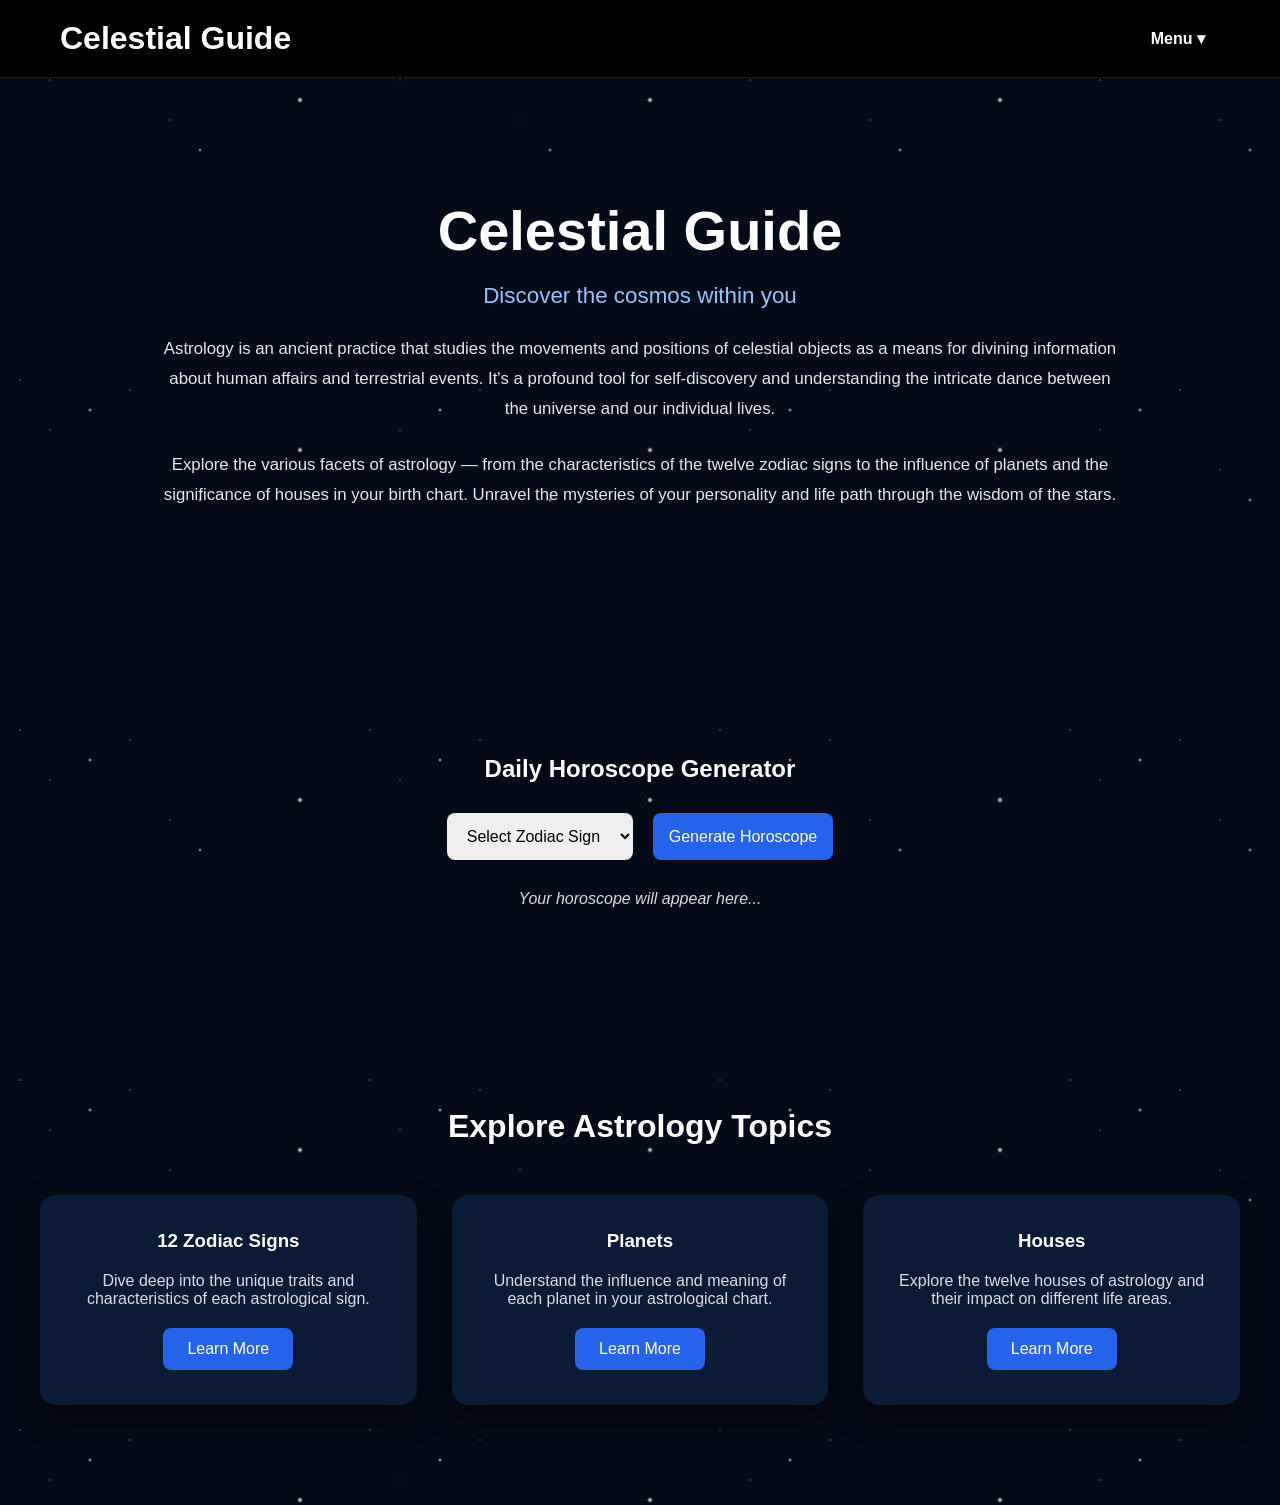
<file: index.html>
<!DOCTYPE html>
<html lang="en">
<head>
    <meta charset="UTF-8">
    <meta name="viewport" content="width=device-width, initial-scale=1.0">
    <title>Astrology Site</title>
    <link rel="stylesheet" href="homepagestyle.css">
</head>

<body>

<nav class="navbar">
    <div class="logo">Celestial Guide</div>
    <ul class="nav-links">
        <li class="dropdown">
            <a href="javascript:void(0)">Menu &#9662;</a>
            <ul class="dropdown-content">
                <li><a href="index.html">Home</a></li>
                <li><a href="about.html">About</a></li>
                <li><a href="planets.html">Planets</a></li>
                <li><a href="houses.html">Houses</a></li>
                <li><a href="signs.html">The 12 Signs</a></li>
                <li><a href="contact.html">Contact</a></li>
            </ul>
        </li>
    </ul>
</nav>
<header class="hero">
    <h1>Celestial Guide</h1>
    <h2 class="subtitle">Discover the cosmos within you</h2>
    <p class="hero-text">
        Astrology is an ancient practice that studies the movements and positions 
        of celestial objects as a means for divining information about human affairs 
        and terrestrial events. It's a profound tool for self-discovery and understanding 
        the intricate dance between the universe and our individual lives.
    </p>
    <p class="hero-text">
        Explore the various facets of astrology — from the characteristics of the twelve 
        zodiac signs to the influence of planets and the significance of houses in your 
        birth chart. Unravel the mysteries of your personality and life path through the 
        wisdom of the stars.
    </p>
</header>

<section class="horoscope-section">
    <h2>Daily Horoscope Generator</h2>

    <form class="horoscope-form" id="horoscopeForm">
        <select id="zodiacSign" required>
            <option value="">Select Zodiac Sign</option>
            <option>Aries</option>
            <option>Taurus</option>
            <option>Gemini</option>
            <option>Cancer</option>
            <option>Leo</option>
            <option>Virgo</option>
            <option>Libra</option>
            <option>Scorpio</option>
            <option>Sagittarius</option>
            <option>Capricorn</option>
            <option>Aquarius</option>
            <option>Pisces</option>
        </select>

        <button type="submit">Generate Horoscope</button>
    </form>

    <div class="horoscope-result" id="horoscopeResult">
        Your horoscope will appear here...
    </div>
</section>

<section class="categories-section">
    <h2 class="section-title">Explore Astrology Topics</h2>
    <div class="categories">
        <div class="card">
            <h3>12 Zodiac Signs</h3>
            <p>Dive deep into the unique traits and characteristics of each astrological sign.</p>
            <a href="signs.html" class="btn">Learn More</a>
        </div>

        <div class="card">
            <h3>Planets</h3>
            <p>Understand the influence and meaning of each planet in your astrological chart.</p>
            <a href="planets.html" class="btn">Learn More</a>
        </div>

        <div class="card">
            <h3>Houses</h3>
            <p>Explore the twelve houses of astrology and their impact on different life areas.</p>
            <a href="houses.html" class="btn">Learn More</a>
        </div>
    </div>
</section>

<script>
const messages = {
    Aries: "Today brings a surge of energy and motivation your way. You may feel a strong urge to take charge or begin something new—trust that instinct. Just be mindful not to rush too quickly without thinking things through. A bold move could pay off, especially in personal goals or communication.",
    
    Taurus: "Comfort and stability are calling to you today, but there may be a subtle push to step outside your routine. Financial or personal matters could benefit from a patient, grounded approach. Take time to enjoy the small pleasures—something as simple as a quiet moment can reset your entire mood.",
    
    Gemini: "Your mind is especially active today, making it a perfect time for conversations, learning, or creative thinking. You may find yourself juggling multiple ideas at once. Stay focused enough to follow through—someone could be paying closer attention to your words than you realize.",
    
    Cancer: "Emotions may run a little deeper today, but that’s not a bad thing. It’s a chance to connect more honestly with yourself and others. Trust your intuition when it comes to relationships or decisions. Creating a sense of comfort around you will help keep your energy balanced.",
    
    Leo: "You’re naturally in the spotlight today, whether you seek it or not. Confidence comes easily, and others may look to you for direction or inspiration. Use this energy wisely—lead with warmth, not ego. A genuine gesture could strengthen an important connection.",
    
    Virgo: "Today favors organization and thoughtful planning. You might notice things others overlook, giving you an advantage in problem-solving. Just be careful not to overanalyze every detail. Progress matters more than perfection right now.",
    
    Libra: "Balance is key today, especially in relationships or decision-making. You may feel pulled in different directions, but taking a moment to center yourself will help. Harmony can be restored through honest communication and a willingness to compromise.",
    
    Scorpio: "There’s a sense of transformation in the air for you today. Something beneath the surface may come to light, offering clarity or closure. Embrace change instead of resisting it—it’s leading you toward growth and deeper understanding.",
    
    Sagittarius: "A sense of adventure or curiosity may spark something new today. Whether it’s an idea, a plan, or a spontaneous decision, follow where it leads. Just be mindful of overcommitting—freedom is important, but so is follow-through.",
    
    Capricorn: "Your dedication and discipline are highlighted today. Hard work is likely to bring noticeable progress, especially in long-term goals. However, don’t forget to pause and acknowledge how far you’ve come—rest can be just as productive as effort.",
    
    Aquarius: "Innovation and fresh ideas flow naturally to you today. You may find yourself thinking outside the box or challenging the norm. Don’t be afraid to express your unique perspective—someone could be inspired by it.",
    
    Pisces: "Your imagination and intuition are especially strong today. Creative outlets or quiet reflection could bring meaningful insights. Be mindful of your energy, though—protect your peace and avoid situations that feel draining."
};

const form = document.getElementById('horoscopeForm');
const resultDiv = document.getElementById('horoscopeResult');

form.addEventListener('submit', function(event) {
    event.preventDefault();
    const sign = document.getElementById('zodiacSign').value;

    if (sign && messages[sign]) {
        resultDiv.textContent = messages[sign];
    } else {
        resultDiv.textContent = "Please select a zodiac sign.";
    }
});
</script>

</body>
</html>
</file>
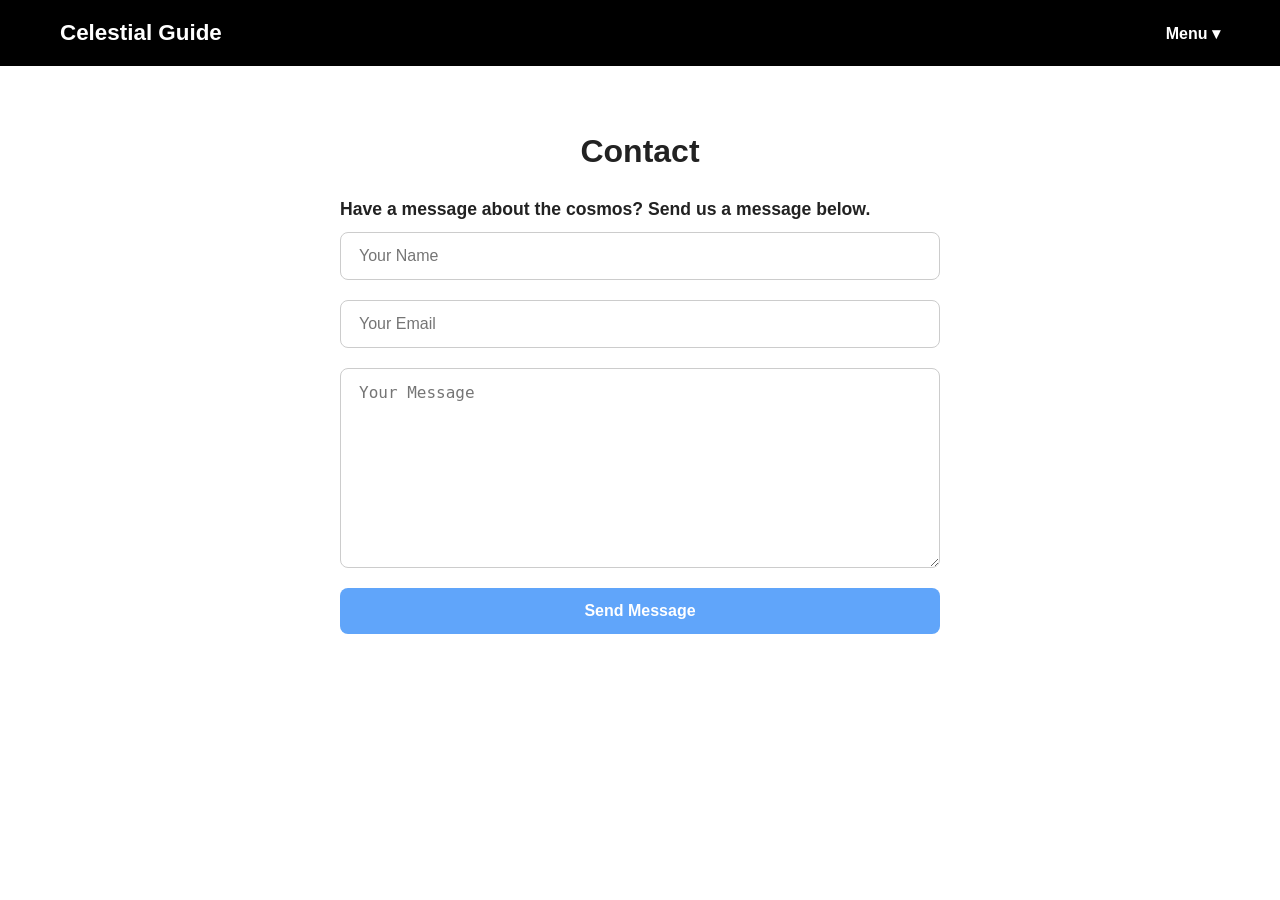
<file: contact.html>
<!DOCTYPE html>
<html lang="en">
<head>
    <meta charset="UTF-8">
    <meta name="viewport" content="width=device-width, initial-scale=1.0">
    <title>Contact - Cosmos</title>
    <link rel="stylesheet" href="contact.css">
</head>

<body>

<nav class="navbar">
    <div class="logo">Celestial Guide</div>
    <ul class="nav-links">
        <li class="dropdown">
            <a href="javascript:void(0)">Menu &#9662;</a>
            <ul class="dropdown-content">
                <li><a href="index.html">Home</a></li>
                <li><a href="about.html">About</a></li>
                <li><a href="planets.html">Planets</a></li>
                <li><a href="houses.html">Houses</a></li>
                <li><a href="signs.html">The 12 Signs</a></li>
                <li><a href="contact.html">Contact</a></li>
            </ul>
        </li>
    </ul>
</nav>

<!-- ================= CONTACT SECTION ================= -->
<section class="contact-section">
    <h1>Contact</h1>
    <h2>Have a message about the cosmos? Send us a message below.</h2>

    <form class="contact-form" id="contactForm">
        <input type="text" id="name" placeholder="Your Name" required minlength="2">
        <input type="email" id="email" placeholder="Your Email" required>
        <textarea id="message" placeholder="Your Message" required minlength="10"></textarea>
        <button type="submit">Send Message</button>
    </form>

    <p id="formMessage"></p>
</section>

<!-- ================= FORM VALIDATION ================= -->
<script>
const form = document.getElementById("contactForm");
const msg = document.getElementById("formMessage");

form.addEventListener("submit", function(event) {
    event.preventDefault();

    const name = document.getElementById("name").value.trim();
    const email = document.getElementById("email").value.trim();
    const message = document.getElementById("message").value.trim();

    // Reset message
    msg.textContent = "";

    // Validation checks
    if (!name || !email || !message) {
        msg.textContent = "Please fill out all fields.";
        msg.style.color = "red";
        return;
    }

    if (name.length < 2) {
        msg.textContent = "Name must be at least 2 characters.";
        msg.style.color = "red";
        return;
    }

    if (!email.includes("@") || !email.includes(".")) {
        msg.textContent = "Please enter a valid email address.";
        msg.style.color = "red";
        return;
    }

    if (message.length < 10) {
        msg.textContent = "Message must be at least 10 characters.";
        msg.style.color = "red";
        return;
    }

    msg.textContent = "Message sent successfully!";
    msg.style.color = "green";

    form.reset();
});
</script>

</body>
</html>
</file>
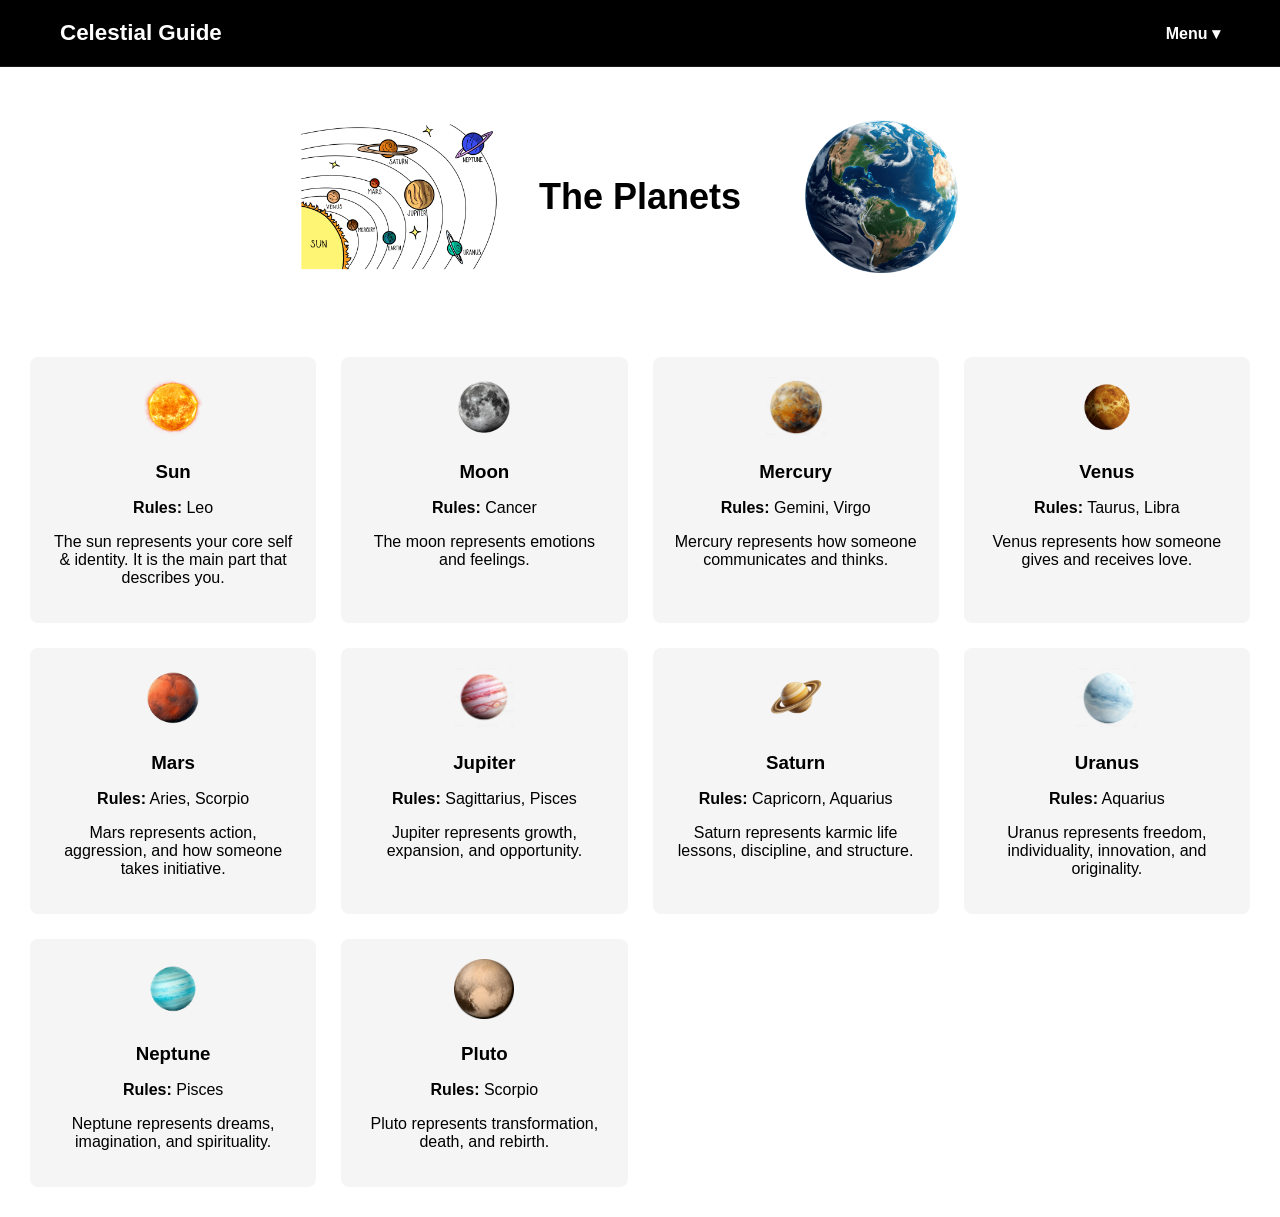
<file: planets.html>
<!DOCTYPE html>
<html lang="en">
<head>
    <meta charset="UTF-8">
    <meta name="viewport" content="width=device-width, initial-scale=1.0">
    <title>The Planets</title>
    <link rel="stylesheet" href="planets.css">
</head>

<body>

<nav class="navbar">
    <div class="logo">Celestial Guide</div>
    <ul class="nav-links">
        <li class="dropdown">
            <a href="javascript:void(0)">Menu &#9662;</a>
            <ul class="dropdown-content">
                <li><a href="index.html">Home</a></li>
                <li><a href="about.html">About</a></li>
                <li><a href="planets.html">Planets</a></li>
                <li><a href="houses.html">Houses</a></li>
                <li><a href="signs.html">The 12 Signs</a></li>
                <li><a href="contact.html">Contact</a></li>
            </ul>
        </li>
    </ul>
</nav>


<!-- ================= PAGE HEADER ================= -->
<header class="planet-header">

<img src="images/solar-system.png" class="header-img" alt="Solar system background image">

<h1>The Planets</h1>

<img src="images/earth.png" class="header-img" alt="Earth astrological background image">
    
</header>


<!-- ================= PLANET CARDS ================= -->
<section class="planet-grid">
    
    <div class="planet-card">
        <img src="images/sun.png" alt="Symbol of the Sun">
        <h3>Sun</h3>
        <p><strong>Rules:</strong> Leo</p>
        <p>The sun represents your core self & identity. It is the main part that describes you.</p>
    </div>

    <div class="planet-card">
        <img src="images/moon.webp" alt="Symbol of the Moon">
        <h3>Moon</h3>
        <p><strong>Rules:</strong> Cancer</p>
        <p>The moon represents emotions and feelings.</p>
    </div>

    <div class="planet-card">
        <img src="images/mercury.png" alt="Symbol of Mercury">
        <h3>Mercury</h3>
        <p><strong>Rules:</strong> Gemini, Virgo</p>
        <p>Mercury represents how someone communicates and thinks.</p>
    </div>

    <div class="planet-card">
        <img src="images/venus.png" alt="Symbol of Venus">
        <h3>Venus</h3>
        <p><strong>Rules:</strong> Taurus, Libra</p>
        <p>Venus represents how someone gives and receives love.</p>
    </div>

    <div class="planet-card">
        <img src="images/mars.png" alt="Symbol of Mars">
        <h3>Mars</h3>
        <p><strong>Rules:</strong> Aries, Scorpio</p>
        <p>Mars represents action, aggression, and how someone takes initiative.</p>
    </div>

    <div class="planet-card">
        <img src="images/jupiter.png" alt="Symbol of Jupiter">
        <h3>Jupiter</h3>
        <p><strong>Rules:</strong> Sagittarius, Pisces</p>
        <p>Jupiter represents growth, expansion, and opportunity.</p>
    </div>

    <div class="planet-card">
        <img src="images/saturn.png" alt="Symbol of Saturn">
        <h3>Saturn</h3>
        <p><strong>Rules:</strong> Capricorn, Aquarius</p>
        <p>Saturn represents karmic life lessons, discipline, and structure.</p>
    </div>

    <div class="planet-card">
        <img src="images/uranus.png" alt="Symbol of Uranus">
        <h3>Uranus</h3>
        <p><strong>Rules:</strong> Aquarius</p>
        <p>Uranus represents freedom, individuality, innovation, and originality.</p>
    </div>

    <div class="planet-card">
        <img src="images/neptune.png" alt="Symbol of Neptune">
        <h3>Neptune</h3>
        <p><strong>Rules:</strong> Pisces</p>
        <p>Neptune represents dreams, imagination, and spirituality.</p>
    </div>

    <div class="planet-card">
        <img src="images/pluto.webp" alt="Symbol of Pluto">
        <h3>Pluto</h3>
        <p><strong>Rules:</strong> Scorpio</p>
        <p>Pluto represents transformation, death, and rebirth.</p>
    </div>

</section>

</body>
</html>
</file>
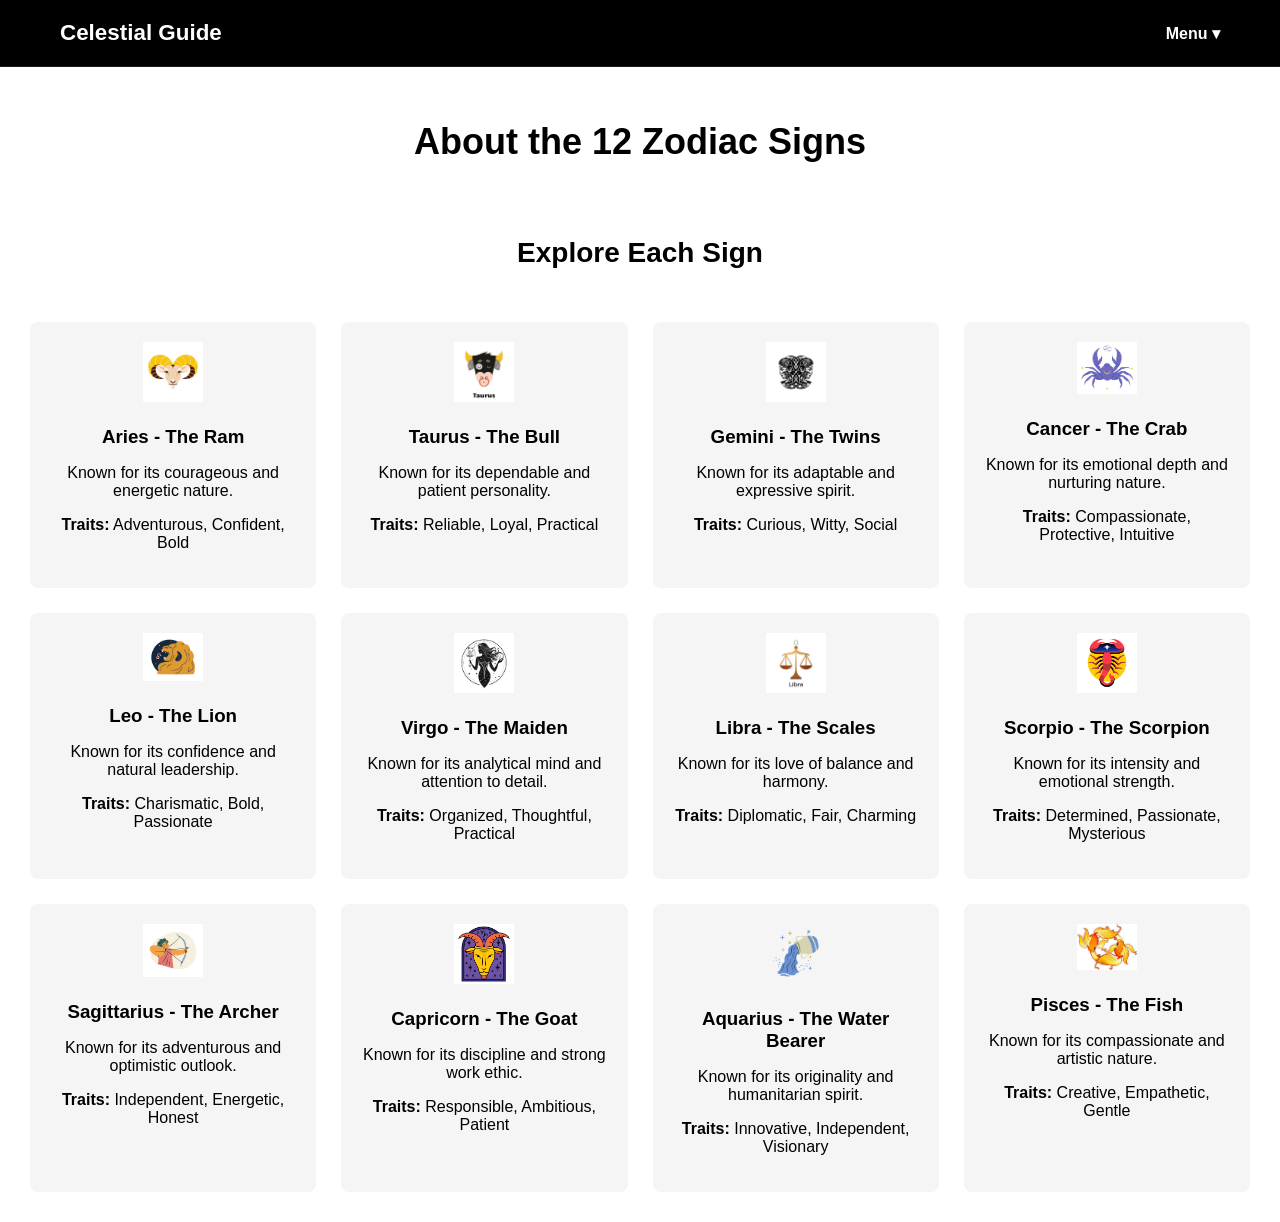
<file: signs.html>
<!DOCTYPE html>
<html lang="en">
<head>
    <meta charset="UTF-8">
    <title>About the 12 Signs</title>
    <link rel="stylesheet" href="planets.css">
</head>
<body>
    
    <nav class="navbar">
    <div class="logo">Celestial Guide</div>
    <ul class="nav-links">
        <li class="dropdown">
            <a href="javascript:void(0)">Menu &#9662;</a>
            <ul class="dropdown-content">
                <li><a href="index.html">Home</a></li>
                <li><a href="about.html">About</a></li>
                <li><a href="planets.html">Planets</a></li>
                <li><a href="houses.html">Houses</a></li>
                <li><a href="signs.html">The 12 Signs</a></li>                
                <li><a href="contact.html">Contact</a></li>
            </ul>
        </li>
    </ul>
</nav>

    <!-- ===== HEADER ===== -->
    <header class="planet-header">
        <h1>About the 12 Zodiac Signs</h1>
    </header>

    <h2 class="section-title">Explore Each Sign</h2>

    <!-- ===== ZODIAC GRID ===== -->
    <section class="planet-grid">

        <div class="planet-card">
            <img src="images/ram.jpg" alt="Aries zodiac symbol">
            <h3>Aries - The Ram</h3>
            <p>Known for its courageous and energetic nature.</p>
            <p><strong>Traits:</strong> Adventurous, Confident, Bold</p>
        </div>

        <div class="planet-card">
            <img src="images/bull.jpg" alt="Taurus zodiac symbol">
            <h3>Taurus - The Bull</h3>
            <p>Known for its dependable and patient personality.</p>
            <p><strong>Traits:</strong> Reliable, Loyal, Practical</p>
        </div>

        <div class="planet-card">
            <img src="images/gemini.jpg" alt="Gemini zodiac symbol">
            <h3>Gemini - The Twins</h3>
            <p>Known for its adaptable and expressive spirit.</p>
            <p><strong>Traits:</strong> Curious, Witty, Social</p>
        </div>

        <div class="planet-card">
            <img src="images/crab.jpg" alt="Cancer zodiac symbol">
            <h3>Cancer - The Crab</h3>
            <p>Known for its emotional depth and nurturing nature.</p>
            <p><strong>Traits:</strong> Compassionate, Protective, Intuitive</p>
        </div>

        <div class="planet-card">
            <img src="images/lion.avif" alt="Leo zodiac symbol">
            <h3>Leo - The Lion</h3>
            <p>Known for its confidence and natural leadership.</p>
            <p><strong>Traits:</strong> Charismatic, Bold, Passionate</p>
        </div>

        <div class="planet-card">
            <img src="images/virgo.avif" alt="Virgo zodiac symbol">
            <h3>Virgo - The Maiden</h3>
            <p>Known for its analytical mind and attention to detail.</p>
            <p><strong>Traits:</strong> Organized, Thoughtful, Practical</p>
        </div>

        <div class="planet-card">
            <img src="images/libra.jpg" alt="Libra zodiac symbol">
            <h3>Libra - The Scales</h3>
            <p>Known for its love of balance and harmony.</p>
            <p><strong>Traits:</strong> Diplomatic, Fair, Charming</p>
        </div>

        <div class="planet-card">
            <img src="images/scorpio.jpg" alt="Scorpio zodiac symbol">
            <h3>Scorpio - The Scorpion</h3>
            <p>Known for its intensity and emotional strength.</p>
            <p><strong>Traits:</strong> Determined, Passionate, Mysterious</p>
        </div>

        <div class="planet-card">
            <img src="images/sagittarius.webp" alt="Sagittarius zodiac symbol">
            <h3>Sagittarius - The Archer</h3>
            <p>Known for its adventurous and optimistic outlook.</p>
            <p><strong>Traits:</strong> Independent, Energetic, Honest</p>
        </div>

        <div class="planet-card">
            <img src="images/capricorn.png" alt="Capricorn zodiac symbol">
            <h3>Capricorn - The Goat</h3>
            <p>Known for its discipline and strong work ethic.</p>
            <p><strong>Traits:</strong> Responsible, Ambitious, Patient</p>
        </div>

        <div class="planet-card">
            <img src="images/aquarius.png" alt="Aquarius zodiac symbol">
            <h3>Aquarius - The Water Bearer</h3>
            <p>Known for its originality and humanitarian spirit.</p>
            <p><strong>Traits:</strong> Innovative, Independent, Visionary</p>
        </div>

        <div class="planet-card">
            <img src="images/psices.jpeg" alt="Pisces zodiac symbol">
            <h3>Pisces - The Fish</h3>
            <p>Known for its compassionate and artistic nature.</p>
            <p><strong>Traits:</strong> Creative, Empathetic, Gentle</p>
        </div>

    </section>

</body>
</html>
</file>
<file: homepagestyle.css>
/* ================= RESET ================= */
*{
    margin:0;
    padding:0;
    box-sizing:border-box;
}

body{
    font-family: Arial, sans-serif;
    color: white;
    overflow-x: hidden;
    background-color: #050a18;
    background-image:
        radial-gradient(1px 1px at 20px 30px, rgba(255,255,255,0.6), transparent),
        radial-gradient(1px 1px at 50px 80px, rgba(255,255,255,0.5), transparent),
        radial-gradient(1px 1px at 130px 40px, rgba(255,255,255,0.6), transparent),
        radial-gradient(1px 1px at 170px 120px, rgba(255,255,255,0.5), transparent),
        radial-gradient(2px 2px at 90px 60px, rgba(255,255,255,0.8), transparent),
        radial-gradient(2px 2px at 200px 150px, rgba(255,255,255,0.7), transparent),
        radial-gradient(3px 3px at 300px 100px, rgba(255,255,255,0.95), transparent),
        radial-gradient(3px 3px at 400px 200px, rgba(255,255,255,0.9), transparent);
    background-size: 350px 350px;
    background-repeat: repeat;
}

img{
    max-width: 100%;
    height: auto;
}

/* ================= NAVBAR ================= */
.navbar {
    display: flex;
    justify-content: space-between;
    align-items: center;
    padding: 20px 60px;
    background-color: #000;             
    border-bottom: 1px solid rgba(255,255,255,0.1);
    width: 100%;
    box-sizing: border-box;
}

.logo {
    font-size: 2rem;
    font-weight: bold;
    color: #fff;
}

.nav-links {
    list-style: none;
    display: flex;
    gap: 40px;
    margin: 0;
    padding: 0;
}

.nav-links li {
    position: relative;  
}

.nav-links a {
    text-decoration: none;
    color: white;  
    font-weight: 600;
    font-size: 1rem;
    padding: 10px 15px;
    transition: color 0.3s ease;
}

.nav-links a:hover {
    color: #60a5fa; 
}

/* ================= DROPDOWN MENU ================= */
.nav-links .dropdown {
    position: relative;
}

.nav-links .dropdown-content {
    display: none;
    position: absolute;
    top: 100%; 
    right: 0;
    background-color: #000; 
    min-width: 150px;
    border: 1px solid rgba(255,255,255,0.1);
    border-radius: 5px;
    z-index: 1000;
    list-style: none;       /* REMOVE bullets here */
    padding: 0;
    margin: 0;
}

.nav-links .dropdown-content li {
    margin: 0;
    padding: 0;
    list-style: none;       /* REMOVE bullets from each li */
}

.nav-links .dropdown-content a {
    display: block;
    padding: 10px 15px;
    color: #fff;
    font-weight: 600;
    text-decoration: none;
    transition: 0.3s ease;
}

.nav-links .dropdown-content a:hover {
    background-color: #111;
    color: #60a5fa; 
}

.nav-links .dropdown:hover .dropdown-content {
    display: block;
}

/* ================= HERO ================= */
.hero {
    text-align: center;
    padding: 120px 20px; /* slightly smaller for balance with navbar */
    max-width: 1000px;
    margin: 0 auto;
}

.hero h1 {
    font-size: 3.5rem;   /* slightly smaller than previous 4rem */
    margin-bottom: 20px;
    color: white;
}

.subtitle {
    font-weight: normal;
    margin-bottom: 25px;
    color: #93c5fd;
    font-size: 1.4rem;
}

.hero-text {
    line-height: 1.8;
    margin-bottom: 25px;
    opacity: 0.9;
    font-size: 1.05rem;
    color: white;
}

/* ================= HOROSCOPE ================= */
.horoscope-section{
    text-align:center;
    padding:100px 20px;
}

.horoscope-form{
    display:flex;
    gap:20px;
    justify-content:center;
    margin-top:30px;
    flex-wrap: wrap;
}

input, select, button{
    padding:14px 16px;
    border:none;
    border-radius:8px;
    font-size:1rem;
}

button{
    background:#2563eb;
    color:white;
    cursor:pointer;
    transition:0.3s ease;
}

button:hover{
    background:#1d4ed8;
    transform:scale(1.05);
}

.horoscope-result{
    margin-top:30px;
    font-style:italic;
    opacity:0.85;
    transition: opacity 0.6s ease-in-out;
}

.horoscope-result.fade{
    opacity:0;
}

/* ================= CATEGORY SECTION ================= */
.categories-section{
    padding:100px 20px;
    text-align:center;
}

.section-title{
    margin-bottom:50px;
    font-size:2rem;
}

.categories{
    display:grid;
    grid-template-columns:repeat(auto-fit,minmax(300px,1fr));
    gap:35px;
    max-width:1200px;
    margin:0 auto;
}

.card{
    background:#0b1a35;
    padding:35px;
    border-radius:16px;
    text-align:center;
    box-shadow:0 12px 30px rgba(0,0,0,0.4);
    transition:transform 0.3s ease, box-shadow 0.3s ease;
}

.card h3{
    margin-bottom:20px;
}

.card p{
    opacity:0.85;
}

.card:hover{
    transform:translateY(-8px);
    box-shadow:0 18px 40px rgba(0,0,0,0.6);
}

.btn{
    display:inline-block;
    margin-top:20px;
    padding:12px 24px;
    background:#2563eb;
    color:white;
    text-decoration:none;
    border-radius:8px;
    transition:0.3s ease;
}

.btn:hover{
    background:#1d4ed8;
    transform:scale(1.05);
}

/* ================= RESPONSIVE ================= */
@media (max-width: 900px) {
    .navbar {
        flex-direction: column;
        align-items: flex-start;
    }

    .nav-links {
        flex-direction: column;
        width: 100%;
    }

    .nav-links li {
        width: 100%;
    }

    .nav-links .dropdown-content {
        position: static;
        border: none;
        border-radius: 0;
        width: 100%;
    }

    .nav-links .dropdown-content a {
        padding: 12px 20px;
    }

    .hero h1 {
        font-size: 2.3rem;
    }

    .subtitle {
        font-size: 1.1rem;
    }

    .hero-text {
        font-size: 0.95rem;
    }

    .categories {
        gap: 25px;
    }
}

@media (max-width: 480px) {
    .hero {
        padding: 80px 10px;
    }

    .hero h1 {
        font-size: 1.8rem;
    }

    .subtitle {
        font-size: 1rem;
    }

    .hero-text {
        font-size: 0.9rem;
    }
}
</file>
<file: contact.css>
/* ================= BODY ================= */
body {
    margin: 0;
    padding: 0;
    font-family: Arial, Helvetica, sans-serif;
    background-color: #fff; 
    color: #222;
    box-sizing: border-box;
}

/* ================= NAVBAR ================= */
.navbar {
    display: flex;
    justify-content: space-between;
    align-items: center;
    background-color: #000; 
    padding: 20px 60px; 
    position: relative;
    z-index: 100;
}

.logo {
    font-size: 1.4rem;
    font-weight: bold;
    color: #fff;
}

.nav-links {
    display: flex;
    gap: 30px; 
    list-style: none;
    margin: 0;
    padding: 0;
}

.nav-links li {
    position: relative;
}

/* ✅ FIX: Prevent "Menu" dropdown link from turning blue */
.nav-links .dropdown > a {
    color: #fff;
    text-decoration: none;
    font-weight: 600;
}

.nav-links .dropdown > a:visited {
    color: #fff;
}

.nav-links .dropdown > a:focus,
.nav-links .dropdown > a:active {
    color: #fff;
    outline: none;
}

/* ================= DROPDOWN MENU ================= */
.nav-links .dropdown {
    position: relative;
}

.nav-links .dropdown-content {
    display: none;
    position: absolute;
    top: 100%; 
    left: 0;
    background-color: #000; 
    min-width: 180px;
    border-radius: 5px;
    border: 1px solid rgba(255, 255, 255, 0.1);
    z-index: 1000;
    list-style: none;
    padding: 0;
    margin: 0;
}

.nav-links .dropdown-content li {
    margin: 0;
    padding: 0;
    list-style: none;
}

.nav-links .dropdown-content li a {
    display: block;
    padding: 10px 20px;
    color: #fff;
    font-weight: 600;
    text-decoration: none;
    white-space: nowrap;
    transition: color 0.3s ease;
}

.nav-links .dropdown-content li a:hover {
    background-color: #111;
    color: #60a5fa;
}

.nav-links .dropdown:hover .dropdown-content {
    display: block;
}

/* Responsive adjustments for dropdown */
@media (max-width: 900px) {
    .nav-links {
        flex-direction: column;
        width: 100%;
    }

    .nav-links .dropdown-content {
        position: relative;
        top: 0;
        left: 0;
        border: none;
        border-radius: 0;
        width: 100%;
    }

    .nav-links .dropdown-content li a {
        padding: 12px 20px;
    }
}

/* ================= CONTACT SECTION ================= */
.contact-section {
    display: flex;
    flex-direction: column;
    align-items: center;
    justify-content: center;
    padding: 40px 20px 80px 20px;
}

.contact-section h1 {
    font-size: 2rem;
    font-weight: bold;
    color: #222;
    text-align: center;
    margin-bottom: 15px;
}

.contact-section h2 {
    font-size: 1.1rem;
    font-weight: 600;
    color: #222;
    text-align: left;
    width: 100%;
    max-width: 600px;
    margin-bottom: 12px;
}

.contact-form {
    width: 100%;
    max-width: 600px; 
    display: flex;
    flex-direction: column;
    gap: 20px;
}

.contact-form input,
.contact-form textarea {
    width: 100%;
    padding: 14px 18px;
    font-size: 1rem; 
    border: 1px solid #ccc;
    border-radius: 8px;
    resize: vertical;
    box-sizing: border-box;
}

.contact-form textarea {
    min-height: 200px;
}

.contact-form input:focus,
.contact-form textarea:focus {
    outline: none;
    border-color: #60a5fa;
}

.contact-form button {
    padding: 14px 18px;
    font-size: 1rem; 
    background-color: #60a5fa;
    color: #fff;
    border: none;
    border-radius: 8px;
    cursor: pointer;
    font-weight: 600;
    transition: 0.3s ease;
}

.contact-form button:hover {
    background-color: #1e40af;
}

/* ================= RESPONSIVE ================= */
@media (max-width: 900px) {
    .navbar {
        flex-direction: column;
        align-items: flex-start;
    }

    .nav-links {
        flex-direction: column;
        width: 100%;
    }

    .nav-links li {
        width: 100%;
    }

    .nav-links li .dropdown-content {
        position: relative;
        top: 0;
        left: 0;
        border: none;
        border-radius: 0;
        width: 100%;
    }

    .nav-links li .dropdown-content li a {
        padding: 12px 20px;
    }

    .contact-section h1 {
        font-size: 1.6rem;
    }

    .contact-section h2 {
        font-size: 1rem;          
        max-width: 100%;          
    }

    .contact-form input,
    .contact-form textarea,
    .contact-form button {
        font-size: 0.95rem;
    }
}

@media (max-width: 480px) {
    .contact-section {
        padding: 30px 10px 60px 10px;
    }

    .contact-section h1 {
        font-size: 1.4rem;
    }

    .contact-section h2 {
        font-size: 0.95rem;
    }

    .contact-form input,
    .contact-form textarea,
    .contact-form button {
        font-size: 0.9rem;
    }
}
</file>
<file: planets.css>
/* ===== GENERAL PAGE STYLE ===== */
body {
    margin: 0;
    font-family: Arial, Helvetica, sans-serif;
    background-color: white;
    box-sizing: border-box;
}

/* ===== NAVIGATION BAR ===== */
.navbar {
    display: flex;
    justify-content: space-between;
    align-items: center;
    padding: 20px 60px;         /* matches other pages */
    background-color: #000;      /* solid black */
    border-bottom: 1px solid rgba(255, 255, 255, 0.1);
    width: 100%;
    box-sizing: border-box;
}

.logo {
    font-size: 1.4rem;
    font-weight: bold;
    color: #fff;                /* white logo text */
}

.nav-links {
    list-style: none;
    display: flex;
    gap: 30px;                  /* consistent spacing */
    margin: 0;
    padding: 0;
}

.nav-links a {
    text-decoration: none;
    color: white;
    font-weight: 600;
    transition: 0.3s ease;
}

.nav-links a:hover {
    color: #60a5fa;             /* same hover color as other pages */
}

/* ===== RESPONSIVE NAVBAR ===== */
@media (max-width: 768px) {
    .navbar {
        flex-direction: column;
        padding: 15px 20px;
        gap: 15px;
    }

    .nav-links {
        flex-direction: column;
        gap: 15px;
        width: 100%;
    }
}

/* ===== HEADER ===== */
.planet-header {
    display: flex;
    align-items: center;
    justify-content: center;
    gap: 40px;
    padding: 30px 0;
}

.planet-header h1 {
    font-size: 36px;
}

.planet-header .header-img {
    width: 200px;
    height: auto;
}

/* ===== SECTION TITLE ===== */
.section-title {
    text-align: center;
    margin-top: 20px;
    font-size: 28px;
}

/* ===== PLANET GRID ===== */
.planet-grid {
    padding: 30px;
    display: grid;
    grid-template-columns: repeat(auto-fit, minmax(250px, 1fr));
    gap: 25px;
}

/* ===== PLANET CARD ===== */
.planet-card {
    background-color: #f5f5f5;
    padding: 20px;
    border-radius: 8px;
    text-align: center;
}

.planet-card img {
    width: 60px;
    margin-bottom: 10px;
}

.planet-card h3 {
    margin: 10px 0;
    margin-bottom: 15px;
}

/* Dropdown styling */
.nav-links .dropdown {
    position: relative;
}

.nav-links .dropdown-content {
    display: none;
    position: absolute;
    top: 100%; /* dropdown appears below Menu */
    right: 0;
    background-color: #000;
    min-width: 150px;
    border: 1px solid rgba(255,255,255,0.1);
    border-radius: 5px;
    z-index: 1000;
}

.nav-links .dropdown-content li {
    margin: 0;
    padding: 0;
}

.nav-links .dropdown-content a {
    display: block;
    padding: 10px 15px;
    color: #fff;
    font-weight: 600;
    text-decoration: none;
}

.nav-links .dropdown-content a:hover {
    background-color: #111;
    color: #60a5fa;
}

/* Show dropdown on hover */
.nav-links .dropdown:hover .dropdown-content {
    display: block;
}

/* Responsive adjustments */
@media (max-width: 768px) {
    .nav-links {
        flex-direction: column;
    }

    .nav-links .dropdown-content {
        position: static;
        border: none;
        border-radius: 0;
    }
}
</file>
